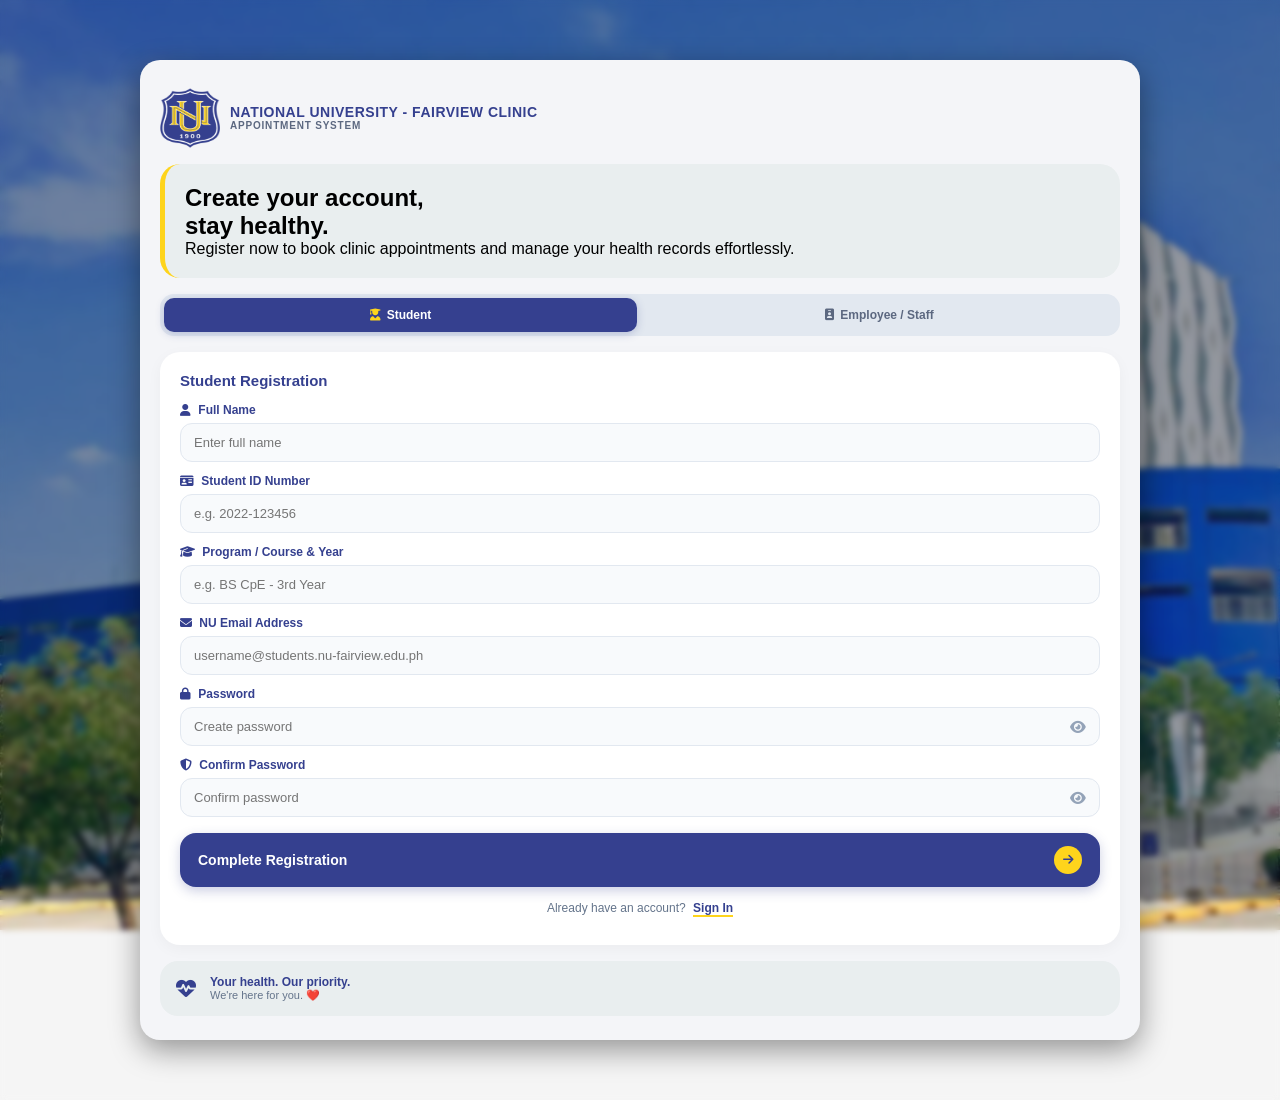
<file: index.html>
<!DOCTYPE html>
<html lang="en">
<head>
  <meta charset="UTF-8">
  <meta name="viewport" content="width=device-width, initial-scale=1.0">
  <title>University Clinic - Register</title>
  <link rel="stylesheet" href="Register (1).css">
  <!-- Font Awesome Icons -->
  <link rel="stylesheet" href="https://cdnjs.cloudflare.com/ajax/libs/font-awesome/6.5.2/css/all.min.css">
</head>
<body>

  <div class="app-container">
    <!-- HEADER BRANDING -->
    <header class="clinic-header">
      <div class="brand-info">
        <img src="Nu-logo.png" alt="NU Logo" class="nu-logo">
        <div class="brand-text">
          <h1>NATIONAL UNIVERSITY - FAIRVIEW CLINIC</h1>
          <p>APPOINTMENT SYSTEM</p>
        </div>
      </div>
    </header>

    <!-- WELCOME SECTION -->
    <section class="welcome-card">
      <h2>Create your account, <br><span class="highlight">stay healthy.</span></h2>
      <p>Register now to book clinic appointments and manage your health records effortlessly.</p>
    </section>

    <!-- ROLE SWITCHER TABS -->
    <div class="role-switcher">
      <button type="button" class="tab-btn active" id="studentTab" onclick="switchRole('student')">
        <i class="fa-solid fa-user-graduate"></i> Student
      </button>
      <button type="button" class="tab-btn" id="employeeTab" onclick="switchRole('employee')">
        <i class="fa-solid fa-id-badge"></i> Employee / Staff
      </button>
    </div>

    <!-- REGISTER FORM CARD -->
    <main class="form-card">
      <h3 class="form-title" id="formRoleTitle">Student Registration</h3>

      <form id="registerForm">
        <!-- Common Field: Full Name -->
        <div class="form-group">
          <label><i class="fa-solid fa-user"></i> Full Name</label>
          <input type="text" id="regName" placeholder="Enter full name">
          <span id="regNameError" class="error"></span>
        </div>

        <!-- DYNAMIC FIELDS FOR STUDENT -->
        <div id="studentFields">
          <div class="form-group">
            <label><i class="fa-solid fa-id-card"></i> Student ID Number</label>
            <input type="text" id="studentId" placeholder="e.g. 2022-123456">
            <span id="studentIdError" class="error"></span>
          </div>
          <div class="form-group">
            <label><i class="fa-solid fa-graduation-cap"></i> Program / Course & Year</label>
            <input type="text" id="studentCourse" placeholder="e.g. BS CpE - 3rd Year">
            <span id="studentCourseError" class="error"></span>
          </div>
        </div>

        <!-- DYNAMIC FIELDS FOR EMPLOYEE (Hidden by default) -->
        <div id="employeeFields" style="display: none;">
          <div class="form-group">
            <label><i class="fa-solid fa-briefcase"></i> Employee ID Number</label>
            <input type="text" id="employeeId" placeholder="e.g. EMP-2023-089">
            <span id="employeeIdError" class="error"></span>
          </div>
          <div class="form-group">
            <label><i class="fa-solid fa-building"></i> Department / Office</label>
            <input type="text" id="employeeDept" placeholder="e.g. School of Engineering">
            <span id="employeeDeptError" class="error"></span>
          </div>
        </div>

        <!-- Common Fields: Email -->
        <div class="form-group">
          <label><i class="fa-solid fa-envelope"></i> NU Email Address</label>
          <input type="email" id="regEmail" placeholder="username@students.nu-fairview.edu.ph">
          <span id="regEmailError" class="error"></span>
        </div>

        <!-- Common Fields: Password -->
        <div class="form-group">
          <label><i class="fa-solid fa-lock"></i> Password</label>
          <div class="password-input">
            <input type="password" id="regPassword" placeholder="Create password">
            <i class="fa-solid fa-eye" id="togglePassword"></i>
          </div>
          <span id="regPasswordError" class="error"></span>
        </div>

        <!-- Common Fields: Confirm Password -->
        <div class="form-group">
          <label><i class="fa-solid fa-shield-halved"></i> Confirm Password</label>
          <div class="password-input">
            <input type="password" id="regConfirmPassword" placeholder="Confirm password">
            <i class="fa-solid fa-eye" id="toggleConfirmPassword"></i>
          </div>
          <span id="regConfirmPasswordError" class="error"></span>
        </div>

        <!-- Register Action Button -->
        <button type="submit" class="btn-primary">
          <span>Complete Registration</span>
          <div class="arrow-icon"><i class="fa-solid fa-arrow-right"></i></div>
        </button>

        <!-- Redirect Link -->
        <div class="login-redirect">
          <span>Already have an account?</span>
          <a href="https://oogwayhsha.github.io/index.html">Sign In</a>
        </div>

        <p id="regMessage"></p>
      </form>
    </main>

    <!-- FOOTER TAGLINE -->
    <footer class="clinic-footer">
      <i class="fa-solid fa-heart-pulse footer-icon"></i>
      <div>
        <strong>Your health. Our priority.</strong>
        <p>We're here for you. ❤️</p>
      </div>
    </footer>
  </div>

  <script src="Register (1).js"></script>
</body>
</html>
</file>
<file: Register (1).css>
/* =========================================
   GLOBAL STYLES & NU CLINIC THEME
   Primary Blue: #35408f
   Accent Gold:  #fed41c
   ========================================= */
* {
  margin: 0;
  padding: 0;
  box-sizing: border-box;
  font-family: 'Segoe UI', Roboto, Helvetica, Arial, sans-serif;
}

body {
  background-color: #f5f5f5; /* Browser dev backdrop */
  display: flex;
  justify-content: center;
  align-items: center;
  min-height: 50vh;
}

.app-container {
  width: 100%;
  max-width: 1000px; /* Mobile App screen simulation */
  background: #f4f5f8;
  min-height: auto;
  padding: 24px 20px;
  display: flex;
  flex-direction: column;
  gap: 16px;
  box-shadow: 0 10px 30px rgba(0, 0, 0, 0.4);
  margin: 40px auto;
  border-radius: 20px;
}

/* =========================================
   HEADER BRANDING
   ========================================= */
.clinic-header {
  display: flex;
  align-items: center;
  justify-content: space-between;
  padding-top: 4px;
}

.brand-info {
  display: flex;
  align-items: center;
  gap: 10px;
}

.nu-logo {
  width: 60px;
  height: 60px;
}

.brand-text h1 {
  font-size: 14px;
  font-weight: 800;
  color: #35408f;
  letter-spacing: 0.5px;
  line-height: 1.1;
}

.brand-text p {
  font-size: 10px;
  font-weight: 700;
  color: #5c6880;
  letter-spacing: 0.8px;
}

/* =========================================
   HERO CARD
   ========================================= */
.welcome-card {
  background: #e9eeef;
  padding: 20px;
  border-radius: 20px;
  border-left: 5px solid #fed41c;
}

.hero-card h2 {
  font-size: 20px;
  color: #35408f;
  font-weight: 700;
  line-height: 1.25;
}

.hero-card .highlight {
  color: #35408f;
  background: #fed41c;
  padding: 0 6px;
  border-radius: 4px;
}

.hero-card p {
  font-size: 12px;
  color: #5c6880;
  margin-top: 8px;
  line-height: 1.4;
}

/* =========================================
   ROLE SWITCHER TABS
   ========================================= */
.role-switcher {
  display: flex;
  background: #e2e8f0;
  padding: 4px;
  border-radius: 14px;
  gap: 6px;
}

.tab-btn {
  flex: 1;
  padding: 10px;
  border: none;
  border-radius: 10px;
  background: transparent;
  color: #5c6880;
  font-size: 12px;
  font-weight: 700;
  cursor: pointer;
  transition: all 0.25s ease;
  display: flex;
  align-items: center;
  justify-content: center;
  gap: 6px;
}

.tab-btn.active {
  background: #35408f;
  color: #ffffff;
  box-shadow: 0 2px 8px rgba(53, 64, 143, 0.25);
}

.tab-btn.active i {
  color: #fed41c;
}

/* =========================================
   FORM CARD
   ========================================= */
.form-card {
  background: #ffffff;
  padding: 20px;
  border-radius: 20px;
  box-shadow: 0 4px 15px rgba(0, 0, 0, 0.04);
}

.form-title {
  font-size: 15px;
  color: #35408f;
  margin-bottom: 14px;
  font-weight: 700;
}

.form-group {
  margin-bottom: 12px;
}

.form-group label {
  display: block;
  font-size: 12px;
  font-weight: 600;
  color: #35408f;
  margin-bottom: 6px;
}

.form-group label i {
  color: #35408f;
  margin-right: 4px;
}

.form-group input {
  width: 100%;
  padding: 11px 13px;
  border: 1.5px solid #e2e8f0;
  background: #f8fafc;
  border-radius: 12px;
  font-size: 13px;
  color: #1e2a4a;
  transition: all 0.2s ease;
}

.form-group input:focus {
  outline: none;
  border-color: #35408f;
  background: #ffffff;
}

.password-input {
  position: relative;
}

.password-input i {
  position: absolute;
  right: 14px;
  top: 50%;
  transform: translateY(-50%);
  color: #94a3b8;
  cursor: pointer;
  font-size: 14px;
}

.password-input i:hover {
  color:#007BFF;
}

.error {
  color: #dc2626;
  font-size: 11px;
  margin-top: 4px;
  display: block;
  font-weight: 500;
}

/* =========================================
   BUTTONS & LINKS
   ========================================= */
.btn-primary {
  width: 100%;
  background: #35408f;
  color: #ffffff;
  border: none;
  padding: 13px 18px;
  border-radius: 16px;
  font-size: 14px;
  font-weight: 600;
  display: flex;
  align-items: center;
  justify-content: space-between;
  cursor: pointer;
  margin-top: 16px;
  box-shadow: 0 4px 12px rgba(53, 64, 143, 0.25);
  transition: transform 0.2s ease, background-color 0.2s ease;
}

.btn-primary:hover {
  background: #2a3373;
}

.btn-primary:active {
  transform: scale(0.98);
}

.arrow-icon {
  width: 28px;
  height: 28px;
  background: #fed41c;
  color: #35408f;
  border-radius: 50%;
  display: flex;
  align-items: center;
  justify-content: center;
  font-size: 12px;
  font-weight: bold;
}

.login-redirect {
  text-align: center;
  margin-top: 14px;
  font-size: 12px;
  color: #64748b;
}

.login-redirect a {
  color: #35408f;
  font-weight: 700;
  text-decoration: none;
  margin-left: 4px;
  border-bottom: 2px solid #fed41c;
}

#regMessage {
  text-align: center;
  font-size: 12px;
  font-weight: 600;
  margin-top: 10px;
}

/* =========================================
   FOOTER
   ========================================= */
.clinic-footer {
  margin-top: auto;
  background: #e9eeef;
  padding: 14px 16px;
  border-radius: 18px;
  display: flex;
  align-items: center;
  gap: 14px;
}

.footer-icon {
  font-size: 20px;
  color: #35408f;
}

.clinic-footer strong {
  display: block;
  font-size: 12px;
  color: #35408f;
}

.clinic-footer p {
  font-size: 11px;
  color: #64748b;
}

body {
  min-height: 100vh;
  display: flex;
  justify-content: center;
  align-items: center;
  padding: 20px 0;

  background-image: 
    linear-gradient(rgba(15, 23, 42, 0.45), rgba(15, 23, 42, 0.45)), 
    url('NU-FAIRVIEW-BACKGROUND.jpg'); 
  background-size: cover;
  background-position: center;
  background-repeat: no-repeat;
  background-attachment: fixed;
  backdrop-filter: blur(3px);
}
</file>
